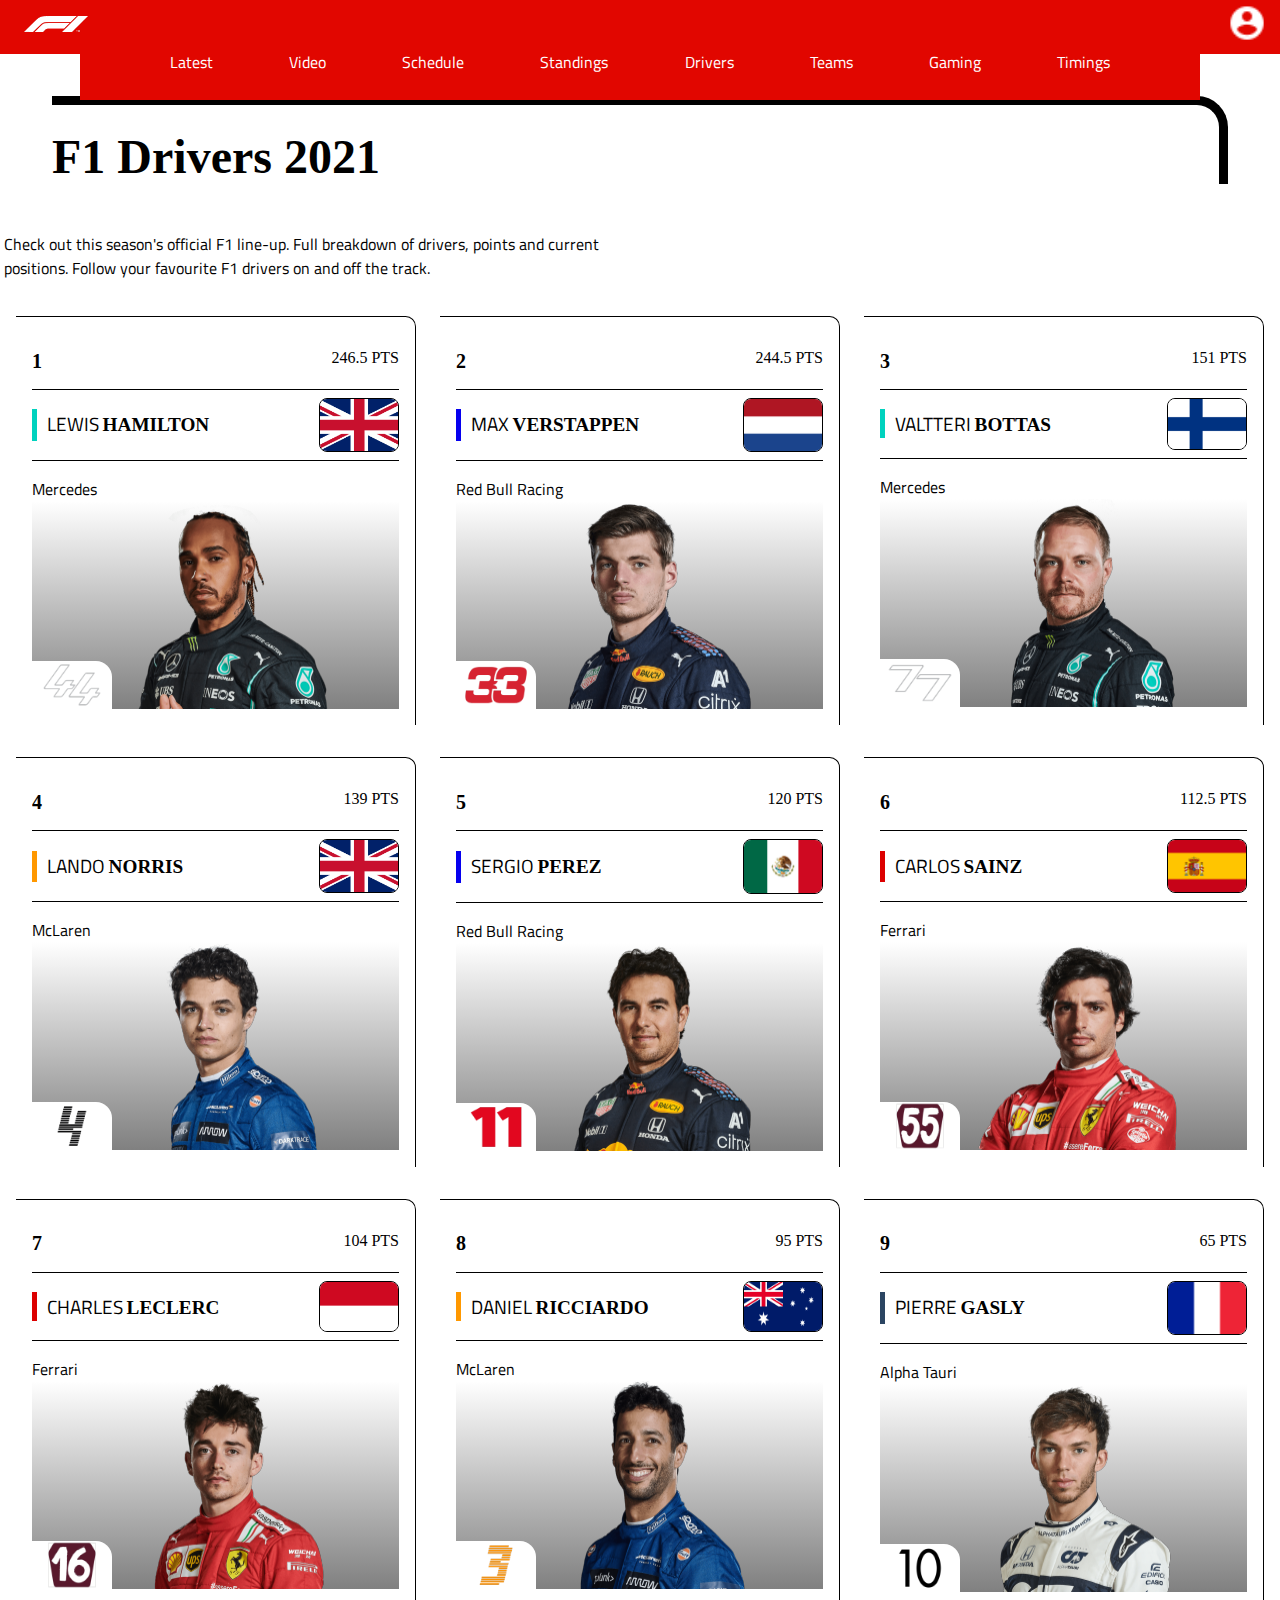
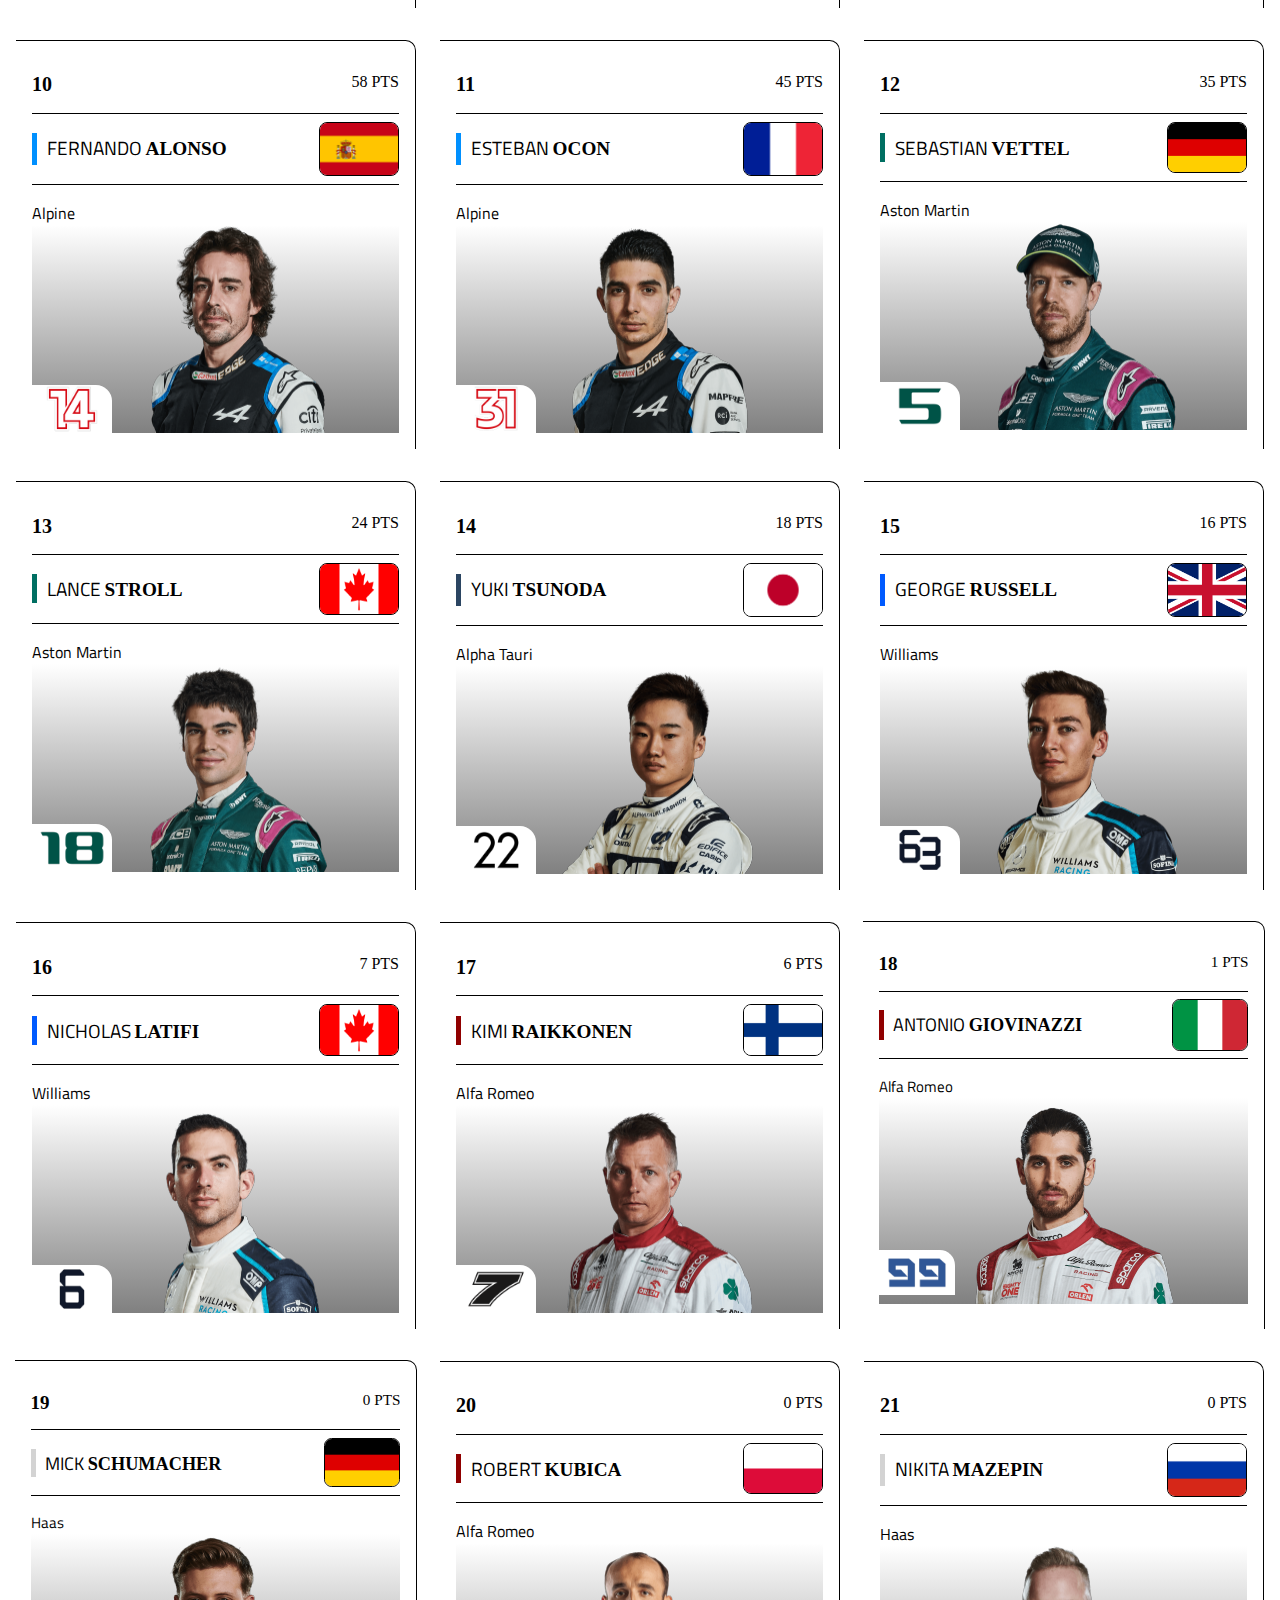
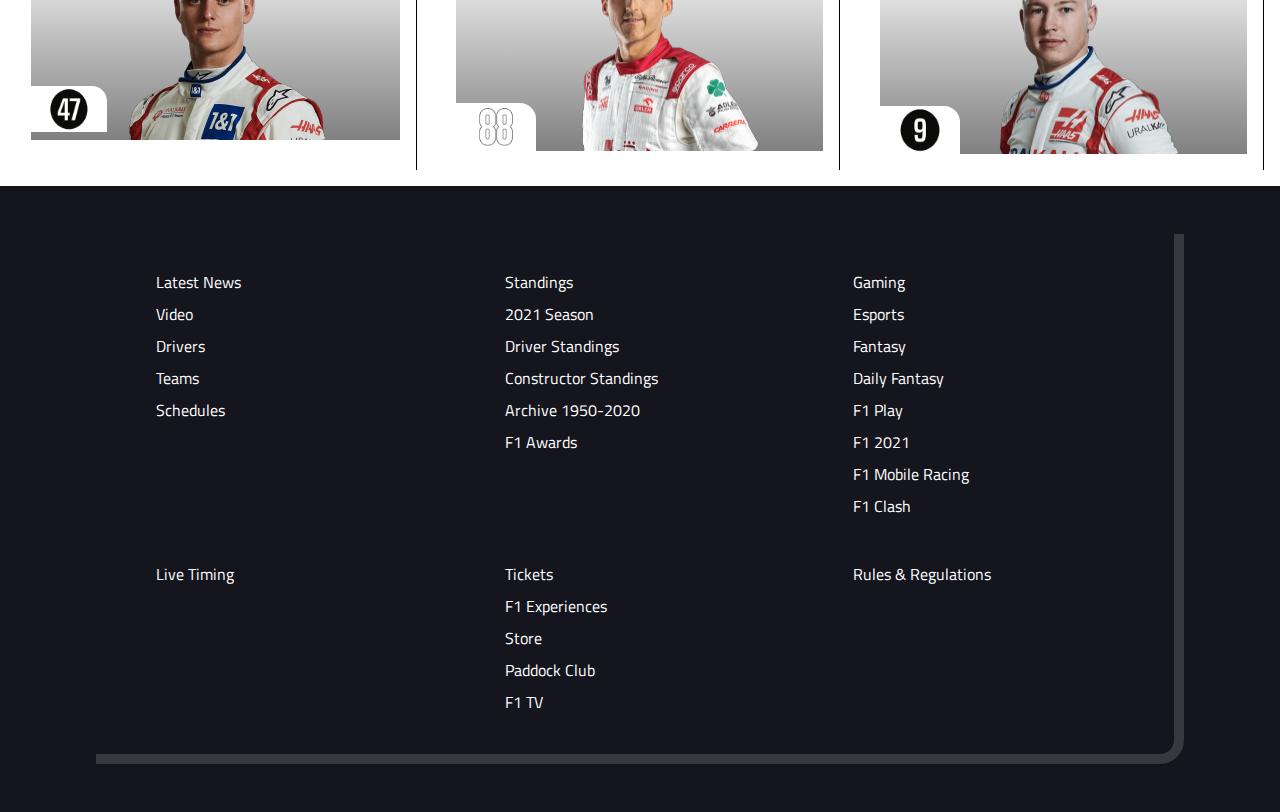
<file: drivers.html>
<!doctype html>
<html lang="nl">
	
<head>
	<meta charset="UTF-8">
	<meta name="author" content="jouw naam">
	<meta name="viewport" content="width=device-width, initial-scale=1">
	
	<title>Formula 1 Drivers</title>
	
	<link href="styles/style.css" rel="stylesheet">
	<link rel="icon" type="image/svg+xml" href="images/favicon.svg">
    <link rel="preconnect" href="https://fonts.googleapis.com">
	<link rel="preconnect" href="https://fonts.gstatic.com" crossorigin>
	<link href="https://fonts.googleapis.com/css2?family=Titillium+Web&display=swap" rel="stylesheet">	
</head>

<header>
	<a href="index.html"><img src="images/logo.png" alt="F1 Logo"></a>	<!-- Bron: https://www.gran-turismo.com/nl/gtsport/user/profile/1694123/gallery/all/decal/1694123/4899991239217120768 -->
	<nav> 
		<button><img src="images/sharp_segment_white_24dp.png" alt="Menu Button"></button>	<!-- Bron: https://fonts.google.com/icons -->
		<ul>
			<li>Latest</li>
			<li>Video</li> 	
			<li>Schedule</li> 	
			<li>Standings</li> 	
			<li>Drivers</li> 	
			<li>Teams</li> 
			<li>Gaming</li> 	
			<li>Timings</li> 		
		</ul>
	</nav>
	<button><img src="images/sharp_account_circle_white_24dp.png" alt="Account Login Button"></button>	<!-- Bron: https://fonts.google.com/icons -->
	</header>
<body class="driversPage">
	<section>
        <h1>F1 Drivers 2021</h1>
        <p>Check out this season's official F1 line-up. Full breakdown of drivers, points and current positions. Follow your favourite F1 drivers on and off the track.</p>
        <ul>
            <li>                                                            <!-- De bron voor alle afbeeldingen van drivers en hun nummers is: https://www.formula1.com/en/drivers.html -->
                <div>
                    <h2>1</h2>
                    <p>246.5 PTS</p>
                </div>
                <div>
                    <p>LEWIS <b>HAMILTON</b></p>
                    <img src="images/gb.PNG" alt="Flag of Great Britain">   <!-- Bron: https://nl.m.wikipedia.org/wiki/Vlag_van_het_Verenigd_Koninkrijk -->
                </div>
                <p>Mercedes</p>
                <div>
                    <img src="images/44.png" alt="Number 44">
                    <img src="images/lh44.png" alt="Lewis Hamilton">
                </div>
            </li>
            <li>
                <div>
                    <h2>2</h2>
                    <p>244.5 PTS</p>
                </div>
                <div>
                    <p>MAX <b>VERSTAPPEN</b></p>
                    <img src="images/netherlands.png" alt="Dutch Flag">     <!-- Bron: https://nl.wikipedia.org/wiki/Vlag_van_Nederland -->
                </div>
                <p>Red Bull Racing</p>
                <div>
                    <img src="images/33.png" alt="Number 33">
                    <img src="images/mv33.png" alt="Max Verstappen">
                </div>
            </li>
            <li>
                <div>
                    <h2>3</h2>
                    <p>151 PTS</p>
                </div>
                <div>
                    <p>VALTTERI <b>BOTTAS</b></p>
                    <img src="images/finland.png" alt="Finnish Flag">   <!-- Bron: https://nl.wikipedia.org/wiki/Vlag_van_Finland -->
                </div>
                <p>Mercedes</p>
                <div>
                    <img src="images/77.png" alt="Number 77">
                    <img src="images/vb77.png" alt="Valtteri Bottas">
                </div>
            </li>
            <li>
                <div>
                    <h2>4</h2>
                    <p>139 PTS</p>
                </div>
                <div>
                    <p>LANDO <b>NORRIS</b></p>
                    <img src="images/gb.PNG" alt="Flag of Great Britain">   <!-- Bron: https://nl.m.wikipedia.org/wiki/Vlag_van_het_Verenigd_Koninkrijk -->
                </div>
                <p>McLaren</p>
                <div>
                    <img src="images/4.png" alt="Number 4">
                    <img src="images/ln4.png" alt="Lando Norris">
                </div>
            </li>
            <li>
                <div>
                    <h2>5</h2>
                    <p>120 PTS</p>
                </div>
                <div>
                    <p>SERGIO <b>PEREZ</b></p>
                    <img src="images/mexico.png" alt="Mexican Flag">   <!-- Bron: https://nl.m.wikipedia.org/wiki/Vlag_van_Mexico_(land) -->
                </div>
                <p>Red Bull Racing</p>
                <div>
                    <img src="images/11.png" alt="Number 11">
                    <img src="images/sp11.png" alt="Sergio Perez">
                </div>
            </li>
            <li>
                <div>
                    <h2>6</h2>
                    <p>112.5 PTS</p>
                </div>
                <div>
                    <p>CARLOS <b>SAINZ</b></p>
                    <img src="images/spain.png" alt="Spanish Flag">   <!-- Bron: https://nl.wikipedia.org/wiki/Vlag_van_Spanje -->
                </div>
                <p>Ferrari</p>
                <div>
                    <img src="images/55.png" alt="Number 55">
                    <img src="images/cs55.png" alt="Carlos Sainz">
                </div>
            </li>
            <li>
                <div>
                    <h2>7</h2>
                    <p>104 PTS</p>
                </div>
                <div>
                    <p>CHARLES <b>LECLERC</b></p>
                    <img src="images/monaco.PNG" alt="Flag of Monaco">   <!-- Bron: https://nl.wikipedia.org/wiki/Vlag_van_Monaco -->
                </div>
                <p>Ferrari</p>
                <div>
                    <img src="images/16.png" alt="Number 16">
                    <img src="images/cl16.png" alt="Charles Leclerc">
                </div>
            </li>
            <li>
                <div>
                    <h2>8</h2>
                    <p>95 PTS</p>
                </div>
                <div>
                    <p>DANIEL <b>RICCIARDO</b></p>
                    <img src="images/australia.png" alt="Australian Flag">   <!-- Bron: https://nl.wikipedia.org/wiki/Vlag_van_Australi%C3%AB  -->
                </div>
                <p>McLaren</p>
                <div>
                    <img src="images/3.png" alt="Number 3">
                    <img src="images/dr3.png" alt="Daniel Ricciardo">
                </div>
            </li>
            <li>
                <div>
                    <h2>9</h2>
                    <p>65 PTS</p>
                </div>
                <div>
                    <p>PIERRE <b>GASLY</b></p>
                    <img src="images/france.PNG" alt="French Flag">   <!-- Bron: https://en.wikipedia.org/wiki/Flag_of_France  -->
                </div>
                <p>Alpha Tauri</p>
                <div>
                    <img src="images/10.png" alt="Number 10">
                    <img src="images/pg10.png" alt="Pierre Gasly">
                </div>
            </li>
            <li>
                <div>
                    <h2>10</h2>
                    <p>58 PTS</p>
                </div>
                <div>
                    <p>FERNANDO <b>ALONSO</b></p>
                    <img src="images/spain.png" alt="Spanish Flag">   <!-- Bron: https://nl.wikipedia.org/wiki/Vlag_van_Spanje  -->
                </div>
                <p>Alpine</p>
                <div>
                    <img src="images/14.png" alt="Number 14">
                    <img src="images/fa14.png" alt="Fernando Alonso">
                </div>
            </li>
            <li>
                <div>
                    <h2>11</h2>
                    <p>45 PTS</p>
                </div>
                <div>
                    <p>ESTEBAN <b>OCON</b></p>
                    <img src="images/france.PNG" alt="French Flag">   <!-- Bron: https://en.wikipedia.org/wiki/Flag_of_France  -->
                </div>
                <p>Alpine</p>
                <div>
                    <img src="images/31.png" alt="Number 31">
                    <img src="images/eo31.png" alt="Esteban Ocon">
                </div>
            </li>
            <li>
                <div>
                    <h2>12</h2>
                    <p>35 PTS</p>
                </div>
                <div>
                    <p>SEBASTIAN <b>VETTEL</b></p>
                    <img src="images/germany.png" alt="German Flag">   <!-- Bron: https://nl.wikipedia.org/wiki/Vlag_van_Duitsland  -->
                </div>
                <p>Aston Martin</p>
                <div>
                    <img src="images/5.png" alt="Number 5">
                    <img src="images/sv5.png" alt="Sebastian Vettel">
                </div>
            </li>
            <li>
                <div>
                    <h2>13</h2>
                    <p>24 PTS</p>
                </div>
                <div>
                    <p>LANCE <b>STROLL</b></p>
                    <img src="images/canada.png" alt="Canadian Flag">   <!-- Bron: https://nl.wikipedia.org/wiki/Vlag_van_Canada  -->
                </div>
                <p>Aston Martin</p>
                <div>
                    <img src="images/18.png" alt="Number 18">
                    <img src="images/ls18.png" alt="Lance Stroll">
                </div>
            </li>
            <li>
                <div>
                    <h2>14</h2>
                    <p>18 PTS</p>
                </div>
                <div>
                    <p>YUKI <b>TSUNODA</b></p>
                    <img src="images/japan.png" alt="Japanese Flag">   <!-- Bron: https://nl.wikipedia.org/wiki/Vlag_van_Japan  -->
                </div>
                <p>Alpha Tauri</p>
                <div>
                    <img src="images/22.png" alt="Number 22">
                    <img src="images/yt22.png" alt="Yuki Tsunoda">
                </div>
            </li>
            <li>
                <div>
                    <h2>15</h2>
                    <p>16 PTS</p>
                </div>
                <div>
                    <p>GEORGE <b>RUSSELL</b></p>
                    <img src="images/gb.PNG" alt="Flag of Great Britain">   <!-- Bron: https://nl.m.wikipedia.org/wiki/Vlag_van_het_Verenigd_Koninkrijk  -->
                </div>
                <p>Williams</p>
                <div>
                    <img src="images/63.png" alt="Number 63">
                    <img src="images/gr63.png" alt="George Russell">
                </div>
            </li>
            <li>
                <div>
                    <h2>16</h2>
                    <p>7 PTS</p>
                </div>
                <div>
                    <p>NICHOLAS <b>LATIFI</b></p>
                    <img src="images/canada.png" alt="Canadian Flag">   <!-- Bron: https://nl.wikipedia.org/wiki/Vlag_van_Canada  -->
                </div>
                <p>Williams</p>
                <div>
                    <img src="images/6.png" alt="Number 6">
                    <img src="images/nl6.png" alt="Nicholas Latifi">
                </div>
            </li>
            <li>
                <div>
                    <h2>17</h2>
                    <p>6 PTS</p>
                </div>
                <div>
                    <p>KIMI <b>RAIKKONEN</b></p>
                    <img src="images/finland.png" alt="Finnish Flag">   <!-- Bron: https://nl.wikipedia.org/wiki/Vlag_van_Finland  -->
                </div>
                <p>Alfa Romeo</p>
                <div>
                    <img src="images/7.png" alt="Number 7">
                    <img src="images/kr7.png" alt="Kimi Raikkonen">
                </div>
            </li>
            <li>
                <div>
                    <h2>18</h2>
                    <p>1 PTS</p>
                </div>
                <div>
                    <p>ANTONIO <b>GIOVINAZZI</b></p>
                    <img src="images/italy.png" alt="Italian Flag">   <!-- Bron: https://en.wikipedia.org/wiki/Flag_of_Italy  -->
                </div>
                <p>Alfa Romeo</p>
                <div>
                    <img src="images/99.png" alt="Number 99">
                    <img src="images/ag99.png" alt="Antonio Giovinazzi">
                </div>
            </li>
            <li>
                <div>
                    <h2>19</h2>
                    <p>0 PTS</p>
                </div>
                <div>
                    <p>MICK <b>SCHUMACHER</b></p>
                    <img src="images/germany.png" alt="German Flag">   <!-- Bron: https://nl.wikipedia.org/wiki/Vlag_van_Duitsland  -->
                </div>
                <p>Haas</p>
                <div>
                    <img src="images/47.png" alt="Number 47">
                    <img src="images/ms47.png" alt="Mick Schumacher">
                </div>
            </li>
            <li>
                <div>
                    <h2>20</h2>
                    <p>0 PTS</p>
                </div>
                <div>
                    <p>ROBERT <b>KUBICA</b></p>
                    <img src="images/poland.png" alt="Polish Flag">   <!-- Bron: https://nl.wikipedia.org/wiki/Vlag_van_Polen  -->
                </div>
                <p>Alfa Romeo</p>
                <div>
                    <img src="images/88.png" alt="Number 88">
                    <img src="images/rk88.png" alt="Robert Kubica">
                </div>
            </li>
            <li>
                <div>
                    <h2>21</h2>
                    <p>0 PTS</p>
                </div>
                <div>
                    <p>NIKITA <b>MAZEPIN</b></p>
                    <img src="images/russia.png" alt="Russian Flag">   <!-- Bron: https://en.wikipedia.org/wiki/Flag_of_Russia  -->
                </div>
                <p>Haas</p>
                <div>
                    <img src="images/9.png" alt="Number 9">
                    <img src="images/nm9.png" alt="Nikita Mazepin">
                </div>
            </li>
        </ul>
    </section>

	<script src="scripts/script.js"></script>
</body>
<footer>
	<section>
		<ul>
			<li>Latest News</li>
			<li>Video</li>
			<li>Drivers</li>
			<li>Teams</li>
			<li>Schedules</li>
		</ul>
		<ul>
			<li>Standings</li>
			<li>2021 Season</li>
			<li>Driver Standings</li>
			<li>Constructor Standings</li>
			<li>Archive 1950-2020</li>
			<li>F1 Awards</li>
		</ul>
		<ul>
			<li>Gaming</li>
			<li>Esports</li>
			<li>Fantasy</li>
			<li>Daily Fantasy</li>
			<li>F1 Play</li>
			<li>F1 2021</li>
			<li>F1 Mobile Racing</li>
			<li>F1 Clash</li>
		</ul>
		<ul>
			<li>Live Timing</li>
		</ul>
		<ul>
			<li>Tickets</li>
			<li>F1 Experiences</li>
			<li>Store</li>
			<li>Paddock Club</li>
			<li>F1 TV</li>
		</ul>
		<ul>
			<li>Rules & Regulations</li>
		</ul>
	</section>
</footer>
	
</html>
</file>
<file: styles/style.css>
/* CSS Document */
*,
*::after,
*::before {
  box-sizing: border-box;
}

:root {
  --f1red: #e10600;
}

/* GEIMPORTEERDE FONTS OM TE GEBRUIKEN */

@font-face {
  font-family: Formula1-Regular;
  src: url(https://www.formula1.com/etc/designs/fom-website/fonts/F1Regular/Formula1-Regular.ttf);
}

@font-face {
  font-family: Formula1-Black;
  src: url(https://www.formula1.com/etc/designs/fom-website/fonts/F1Black/Formula1-Black.ttf);
}

@font-face {
  font-family: Formula1-Wide;
  src: url(https://www.formula1.com/etc/designs/fom-website/fonts/F1Wide/Formula1-Wide.ttf);
}

@font-face {
  font-family: Formula1-Bold;
  src: url(https://www.formula1.com/etc/designs/fom-website/fonts/F1Bold/Formula1-Bold.ttf);
}

@import url('https://fonts.googleapis.com/css2?family=Titillium+Web:ital@1&display=swap');

header {
  background-color: var(--f1red);
  color: white;

  position: fixed;
  z-index: 1;
  max-width: 100%;
  display: grid;
  grid-template-columns: min-content 1fr min-content;

  top: 0px;
  left: 0px;
  right: 0px;

  overflow: auto;
}

body {
  font-family: 'Titillium Web', sans-serif;
  margin: 0;
}

h1 {
  font-family: Formula1-Bold;
  font-weight: bold;
  margin-top: 0;
}

h2 {
  font-family: Formula1-Wide;
  font-weight: bold;
  font-size: 1.25em;
  text-align: center;
}

h3 {
  color: var(--f1red);
  font-size: .8em;
  margin: .125em;
  margin-bottom: .4em;
  margin-top: .75em;

}

div {
  overflow: hidden;
}







/* CODE VOOR DE HEADER EN NAV */

header a:first-of-type {
  order: 1;
  z-index: 5;
  justify-self: center;
  margin-left: 1.5em;
  margin-right: 1.5em;
}

header a:first-of-type img {
  max-width: 4em;
  z-index: 1;
}

button {
  position: fixed;
  border: none;
  padding: 0;
  margin: .25em;
  width: 2em;
  background-color: var(--f1red);
}

button:hover {
  cursor: pointer;
}

header>button:last-of-type {
  right: 0em;
  margin-right: 2em;
}

button>img {
  background-color: transparent;
  border: none;
  width: 3em;
}


header button:last-of-type {
  order: 2;
}

ul {
  list-style-type: none;
}


nav>ul {
  margin-top: 0em;
  align-items: center;
  padding: 2em;
  position: fixed;
  top: 0em;
  left: 0em;
  right: 0em;
  bottom: 0em;
  transform: translateY(calc(-100%));

  background-color: var(--f1red);

  transition: 0.5s;
}

header li {
  border: solid 0.1em;
  border-left: hidden;
  border-top: hidden;
  border-color: white;
  border-bottom-right-radius: 1em;

  padding: 1.15em;
  margin-bottom: 1.25em;

  transition: 0.25s;
}

header li:hover {
  background-color: #15151e;
  cursor: pointer;
}

nav.showMenu ul {
  transform: translateY(calc(0%));
}

nav button {
  order: -1;
  justify-self: center;
  z-index: 1;
}







/* CODE VOOR DE EERSTE SECTION, HET NIEUWSOVERZICHT */

body>section:first-of-type {
  position: relative;
  max-width: 100%;
  margin-top: 4em;

  display: grid;
  grid-template-columns: 1fr 1fr;
  grid-gap: 1.2em;
}

article {
  margin: .5em;
  overflow: hidden;
}

article:first-of-type {
  border: solid;
  border-left: hidden;
  border-bottom: hidden;
  border-width: .65em;
  border-color: var(--f1red);
  border-top-right-radius: 1.5em;
  grid-column: span 2;

  margin-bottom: 2em;
  padding-right: .75em;
}

article img {
  max-width: 100%;
  transition: 0.5s;
}

article:hover img {
  transform: scale(1.05);
  cursor: pointer;
}

article:hover p {
  border-color: var(--f1red);
  cursor: pointer;
}

article:hover h1 {
  text-decoration: underline;
}

article>p {
  padding: .25em;
  margin-top: .25em;

  border: solid;
  border-left: hidden;
  border-top: hidden;
  border-bottom-right-radius: .65em;
  border-width: .1em;
}










/* CODE VOOR DE TWEEDE SECTION, DE SCHEDULE */

section:nth-of-type(2) {
  background-color: #15151e;
  color: grey;

  display: flex;
  justify-content: space-between;

  margin: 0;
  margin-top: 5em;
  padding: 0em;
  padding-top: 1em;

  overflow: scroll;
}

section:nth-of-type(2) ul {
  display: flex;
  flex-direction: row;
  justify-content: space-between;
  margin-left: 0em;
  padding-left: 0em;

  transition: .5s;
}

section:nth-of-type(2) li {
  margin: 0em;
  padding: 2em;
  padding-top: 9em;
  padding-bottom: 12em;
  text-align: center;

  width: 12em;

  border-right: solid .01em;
  border-bottom: solid .01em;
  border-bottom-right-radius: 2em;
  border-color: grey;

  transition: .2s;
  cursor: pointer;
}

section:nth-of-type(2) li:hover {
  color: white;

}

li img {
  max-width: 5em;
  border-radius: .5em;
}

.russia {
  transform: translateX(-40em);
}







/* CODE VOOR DE DERDE SECTION, DE STANDINGS */

section:nth-of-type(3) img {
  width: 100%;
  min-width: 100em;
  margin-top: 0em;
}

section:nth-of-type(3) {
  background-color: lightgray;

  padding-top: 5em;
  padding-bottom: 5em;
}

section:nth-of-type(3)>div>h2 {
  margin: 0em;
  font-size: 2em;
  text-align: center;
  transform: translateY(3.5em);
  color: white;
}

div:first-of-type ul:first-of-type {
  display: flex;
  justify-content: center;
  margin: 0em;
  padding: 0em;
}

div:first-of-type ul:first-of-type li {
  margin: 0em;
  padding: 1em;
  border: none;
  border-bottom: solid .5em transparent;
  transform: translateY(2em);

  cursor: pointer;
}

div:first-of-type ul:first-of-type li:hover {
  border-color: var(--f1red);
}

section:nth-of-type(3)>ul:last-of-type {
  padding: 0em;
}

section:nth-of-type(3)>ul:last-of-type li {
  font-family: Formula1-Regular;
  font-size: .7em;
  background-color: white;

  display: grid;
  grid-template-columns: 2fr 3fr 2fr 1fr;
  grid-gap: 2em;
  margin-left: 2em;
  margin-right: 2em;
  margin-bottom: .25em;
  padding: .5em;
  padding-top: 0em;
  padding-bottom: 0em;

  border-radius: 1em;

  transition: .3s;
}

section:nth-of-type(3)>ul:last-of-type li:hover {
  background-color: #15151e;
  color: white;

  cursor: pointer;
}






/* CODE VOOR DE VERSCHILLENDE BORDER COLORS VAN DE VERSCHILLENDE TEAMS BIJ DE STANDINGS */

/* Mercedes */
section:nth-of-type(3)>ul:last-of-type li:first-of-type h2,
section:nth-of-type(3)>ul:last-of-type li:nth-of-type(3) h2 {
  border-right: solid .35em #00d2be;
}

/* Red Bull Racing */
section:nth-of-type(3)>ul:last-of-type li:nth-of-type(2) h2,
section:nth-of-type(3)>ul:last-of-type li:nth-of-type(5) h2 {
  border-right: solid .35em #0600ef;
}

/* McLaren */
section:nth-of-type(3)>ul:last-of-type li:nth-of-type(4) h2,
section:nth-of-type(3)>ul:last-of-type li:nth-of-type(8) h2 {
  border-right: solid .35em #FF9800;
}

/* Ferrari */
section:nth-of-type(3)>ul:last-of-type li:nth-of-type(6) h2,
section:nth-of-type(3)>ul:last-of-type li:nth-of-type(7) h2 {
  border-right: solid .35em #dc0000;
}

/* Alpha Tauri */
section:nth-of-type(3)>ul:last-of-type li:nth-of-type(9) h2,
section:nth-of-type(3)>ul:last-of-type li:nth-of-type(14) h2 {
  border-right: solid .35em #2b4562;
}

/* Alpine */
section:nth-of-type(3)>ul:last-of-type li:nth-of-type(10) h2,
section:nth-of-type(3)>ul:last-of-type li:nth-of-type(11) h2 {
  border-right: solid .35em #0090ff;
}

/* Aston Martin */
section:nth-of-type(3)>ul:last-of-type li:nth-of-type(12) h2,
section:nth-of-type(3)>ul:last-of-type li:nth-of-type(13) h2 {
  border-right: solid .35em #006f62;
}

/* Williams */
section:nth-of-type(3)>ul:last-of-type li:nth-of-type(15) h2,
section:nth-of-type(3)>ul:last-of-type li:nth-of-type(16) h2 {
  border-right: solid .35em #005aff;
}

/* Alfa Romeo */
section:nth-of-type(3)>ul:last-of-type li:nth-of-type(17) h2,
section:nth-of-type(3)>ul:last-of-type li:nth-of-type(18) h2,
section:nth-of-type(3)>ul:last-of-type li:nth-of-type(20) h2 {
  border-right: solid .35em #900000;
}

/* Haas */
section:nth-of-type(3)>ul:last-of-type li:nth-of-type(19) h2,
section:nth-of-type(3)>ul:last-of-type li:nth-of-type(21) h2 {
  border-right: solid .35em lightgrey;
}


b {
  font-family: Formula1-Bold;
  text-transform: uppercase;
}









/* CODE VOOR DE FOOTER */

footer {
  color: white;
  background-color: #15151e;

  padding: 2em;
  padding-left: 5em;
  padding-right: 5em;
}

footer>section {
  display: grid;
  grid-template-columns: 1fr;

  margin: 1em;
  padding: 1em;

  border-right: solid .65em #38383f;
  border-bottom: solid .65em #38383f;
  border-bottom-right-radius: 1.5em;
}

footer li {
  margin: .25em;
  border-bottom: solid .25em transparent;

  cursor: pointer;
}

footer li:hover {
  border-bottom-color: var(--f1red);
}











/* CODE VOOR DE TWEEDE HTML PAGINA, OVER DE DRIVERS */

body.driversPage {
  margin: 0em;
  margin-top: 6em;
}

body.driversPage h1 {
  font-family: Formula1-Black;
  font-size: 3em;

  padding-top: .5em;
  padding-right: 2em;

  border-top: solid .2em;
  border-right: solid .2em;
  border-top-right-radius: .65em;
}

body.driversPage p {
  max-width: 40em;
}

body.driversPage>section {
  display: block;
  margin: .25em;
}

body.driversPage>section>ul {
  display: grid;
  grid-template-columns: 1fr;

  margin: 0em;
  padding: 0em;
}

body.driversPage>section>ul>li {
  margin: .75em;
  margin-top: 1.25em;
  padding: 1em;

  border-top: solid .1em;
  border-right: solid .1em;
  border-top-right-radius: .65em;

  transition: .2s;
  cursor: pointer;
}

body.driversPage>section>ul>li:nth-of-type(18),
body.driversPage>section>ul>li:nth-of-type(19) {
  font-size: .95em;
}

body.driversPage>section>ul>li>div {
  display: flex;
  flex-direction: row;
  justify-content: space-between;

  border-bottom: solid .01em;
}

body.driversPage>section>ul>li>div:first-of-type>p {
  font-family: Formula1-Wide;
}


body.driversPage>section>ul>li>div:nth-of-type(2)>img {
  margin-top: .5em;
  margin-bottom: .5em;
  border: solid .1em;
}

body.driversPage>section>ul>li>p {
  margin-bottom: 0em;
}

body.driversPage>section>ul>li>div:nth-of-type(3) {
  border: none;
  display: flex;
  justify-content: left;

  background-image: linear-gradient(white, grey);
}

body.driversPage>section>ul>li>div:nth-of-type(3)>img:first-of-type {
  width: 6em;
  height: 3em;
  margin-top: 10em;
  margin-right: 1em;

  background-color: white;

  border-radius: 0em;
  border-top-right-radius: 1em;
}

body.driversPage>section>ul>li>div:nth-of-type(3)>img:last-of-type {
  max-width: 14em;
  text-align: center;
}

body.driversPage>section>ul>li>div:nth-of-type(2)>p {
  font-size: 1.2em;

  border-left: solid .3em #00d2be;
  padding: 0em;
  padding-left: .5em;
}








/* CODE VOOR DE VERSCHILLENDE BORDER COLORS VOOR DE BIJBEHORDENDE TEAMS */

/* Red Bull Racing */
body.driversPage>section>ul>li:nth-of-type(2)>div:nth-of-type(2)>p,
body.driversPage>section>ul>li:nth-of-type(5)>div:nth-of-type(2)>p {
  border-color: #0600ef;
}

/* McLaren */
body.driversPage>section>ul>li:nth-of-type(4)>div:nth-of-type(2)>p,
body.driversPage>section>ul>li:nth-of-type(8)>div:nth-of-type(2)>p {
  border-color: #FF9800;
}

/* Ferrari */
body.driversPage>section>ul>li:nth-of-type(6)>div:nth-of-type(2)>p,
body.driversPage>section>ul>li:nth-of-type(7)>div:nth-of-type(2)>p {
  border-color: #dc0000;
}

/* Alpha Tauri */
body.driversPage>section>ul>li:nth-of-type(9)>div:nth-of-type(2)>p,
body.driversPage>section>ul>li:nth-of-type(14)>div:nth-of-type(2)>p {
  border-color: #2b4562;
}

/* Alpine */
body.driversPage>section>ul>li:nth-of-type(10)>div:nth-of-type(2)>p,
body.driversPage>section>ul>li:nth-of-type(11)>div:nth-of-type(2)>p {
  border-color: #0090ff;
}

/* Aston Martin */
body.driversPage>section>ul>li:nth-of-type(12)>div:nth-of-type(2)>p,
body.driversPage>section>ul>li:nth-of-type(13)>div:nth-of-type(2)>p {
  border-color: #006f62;
}

/* Williams */
body.driversPage>section>ul>li:nth-of-type(15)>div:nth-of-type(2)>p,
body.driversPage>section>ul>li:nth-of-type(16)>div:nth-of-type(2)>p {
  border-color: #005aff;
}

/* Alfa Romeo */
body.driversPage>section>ul>li:nth-of-type(17)>div:nth-of-type(2)>p,
body.driversPage>section>ul>li:nth-of-type(18)>div:nth-of-type(2)>p,
body.driversPage>section>ul>li:nth-of-type(20)>div:nth-of-type(2)>p {
  border-color: #900000;
}

/* Haas */
body.driversPage>section>ul>li:nth-of-type(19)>div:nth-of-type(2)>p,
body.driversPage>section>ul>li:nth-of-type(21)>div:nth-of-type(2)>p {
  border-color: lightgrey;
}







/* CODE VOOR HET VERANDEREN NAAR DE VERSCHILLENDE BORDER COLORS VAN VERSCHILLENDE TEAMS BIJ HET 'DRIVERS' OVERZICHT */

/* Mercedes */
body.driversPage>section>ul>li:first-of-type:hover,
body.driversPage>section>ul>li:nth-of-type(3):hover {
  border-color: #00d2be;

  padding-top: 2em;
  margin-top: .25em;
}

/* Red Bull Racing */
body.driversPage>section>ul>li:nth-of-type(2):hover,
body.driversPage>section>ul>li:nth-of-type(5):hover {
  border-color: #0600ef;

  padding-top: 2em;
  margin-top: .25em;
}

/* McLaren */
body.driversPage>section>ul>li:nth-of-type(4):hover,
body.driversPage>section>ul>li:nth-of-type(8):hover {
  border-color: #FF9800;

  padding-top: 2em;
  margin-top: .25em;
}

/* Ferrari */
body.driversPage>section>ul>li:nth-of-type(6):hover,
body.driversPage>section>ul>li:nth-of-type(7):hover {
  border-color: #dc0000;

  padding-top: 2em;
  margin-top: .25em;
}

/* Alpha Tauri */
body.driversPage>section>ul>li:nth-of-type(9):hover,
body.driversPage>section>ul>li:nth-of-type(14):hover {
  border-color: #2b4562;

  padding-top: 2em;
  margin-top: .25em;
}

/* Alpine */
body.driversPage>section>ul>li:nth-of-type(10):hover,
body.driversPage>section>ul>li:nth-of-type(11):hover {
  border-color: #0090ff;

  padding-top: 2em;
  margin-top: .25em;
}

/* Aston Martin */
body.driversPage>section>ul>li:nth-of-type(12):hover,
body.driversPage>section>ul>li:nth-of-type(13):hover {
  border-color: #006f62;

  padding-top: 2em;
  margin-top: .25em;
}

/* Williams */
body.driversPage>section>ul>li:nth-of-type(15):hover,
body.driversPage>section>ul>li:nth-of-type(16):hover {
  border-color: #005aff;

  padding-top: 2em;
  margin-top: .25em;
}

/* Alfa Romeo */
body.driversPage>section>ul>li:nth-of-type(17):hover,
body.driversPage>section>ul>li:nth-of-type(18):hover,
body.driversPage>section>ul>li:nth-of-type(20):hover {
  border-color: #900000;

  padding-top: 2em;
  margin-top: .25em;
}

/* Haas */
body.driversPage>section>ul>li:nth-of-type(19):hover,
body.driversPage>section>ul>li:nth-of-type(21):hover {
  border-color: lightgrey;

  padding-top: 2em;
  margin-top: .25em;
}









/* CODE VOOR WANNEER HET SCHERM GROTER DAN 56EM WORDT */

@media (min-width: 56em) {
  nav {
    display: flex;
    justify-content: center;
    order: 1;
  }

  nav button {
    display: none;
  }

  nav ul {
    transform: translateX(calc(0%));
    display: flex;
    justify-content: space-evenly;
    top: 0em;
    left: 5em;
    right: 5em;
    bottom: 50em;

    margin: 0em;
    padding-bottom: 0;
    padding-top: 1.5em;

  }

  header a:first-of-type {
    order: 0;
  }

  header ul:first-of-type li {
    margin-top: 0;
    margin-bottom: 0;
    border: hidden;
    border-bottom-right-radius: 0em;
  }

  body.homePage>section:first-of-type {
    grid-template-columns: 2fr 1fr 1fr;
    margin: 4em;
  }

  article:first-of-type {
    grid-column: span 1;
    grid-row: span 2;
  }

  h1 {
    font-size: 2em;
  }

  section:nth-of-type(3)>ul:last-of-type {
    margin-left: 8em;
    margin-right: 8em;
  }

  section:nth-of-type(3)>ul:last-of-type li {
    grid-template-columns: 1fr 2fr 6fr 1fr;
    font-size: 1em;
  }

  body.driversPage>section>ul {
    grid-template-columns: 1fr 1fr;
  }

  footer>section {
    grid-template-columns: 1fr 1fr;
  }

  body.driversPage h1 {
    padding-right: 6em;
    margin: 1em;
  }
}










/* CODE VOOR WANNEER HET SCHERM GROTER DAN 70EM WORDT */

@media (min-width: 70em) {
  body.driversPage>section>ul {
    grid-template-columns: 1fr 1fr 1fr;
  }

  footer>section {
    grid-template-columns: 1fr 1fr 1fr;
  }
}









/* CODE VOOR WANNEER HET SCHERM GROTER DAN 92EM WORDT */

@media (min-width: 92em) {
  body.driversPage>section>ul {
    grid-template-columns: 1fr 1fr 1fr 1fr;
  }

  footer>section {
    grid-template-columns: repeat(6, 1fr);
  }
}
</file>
